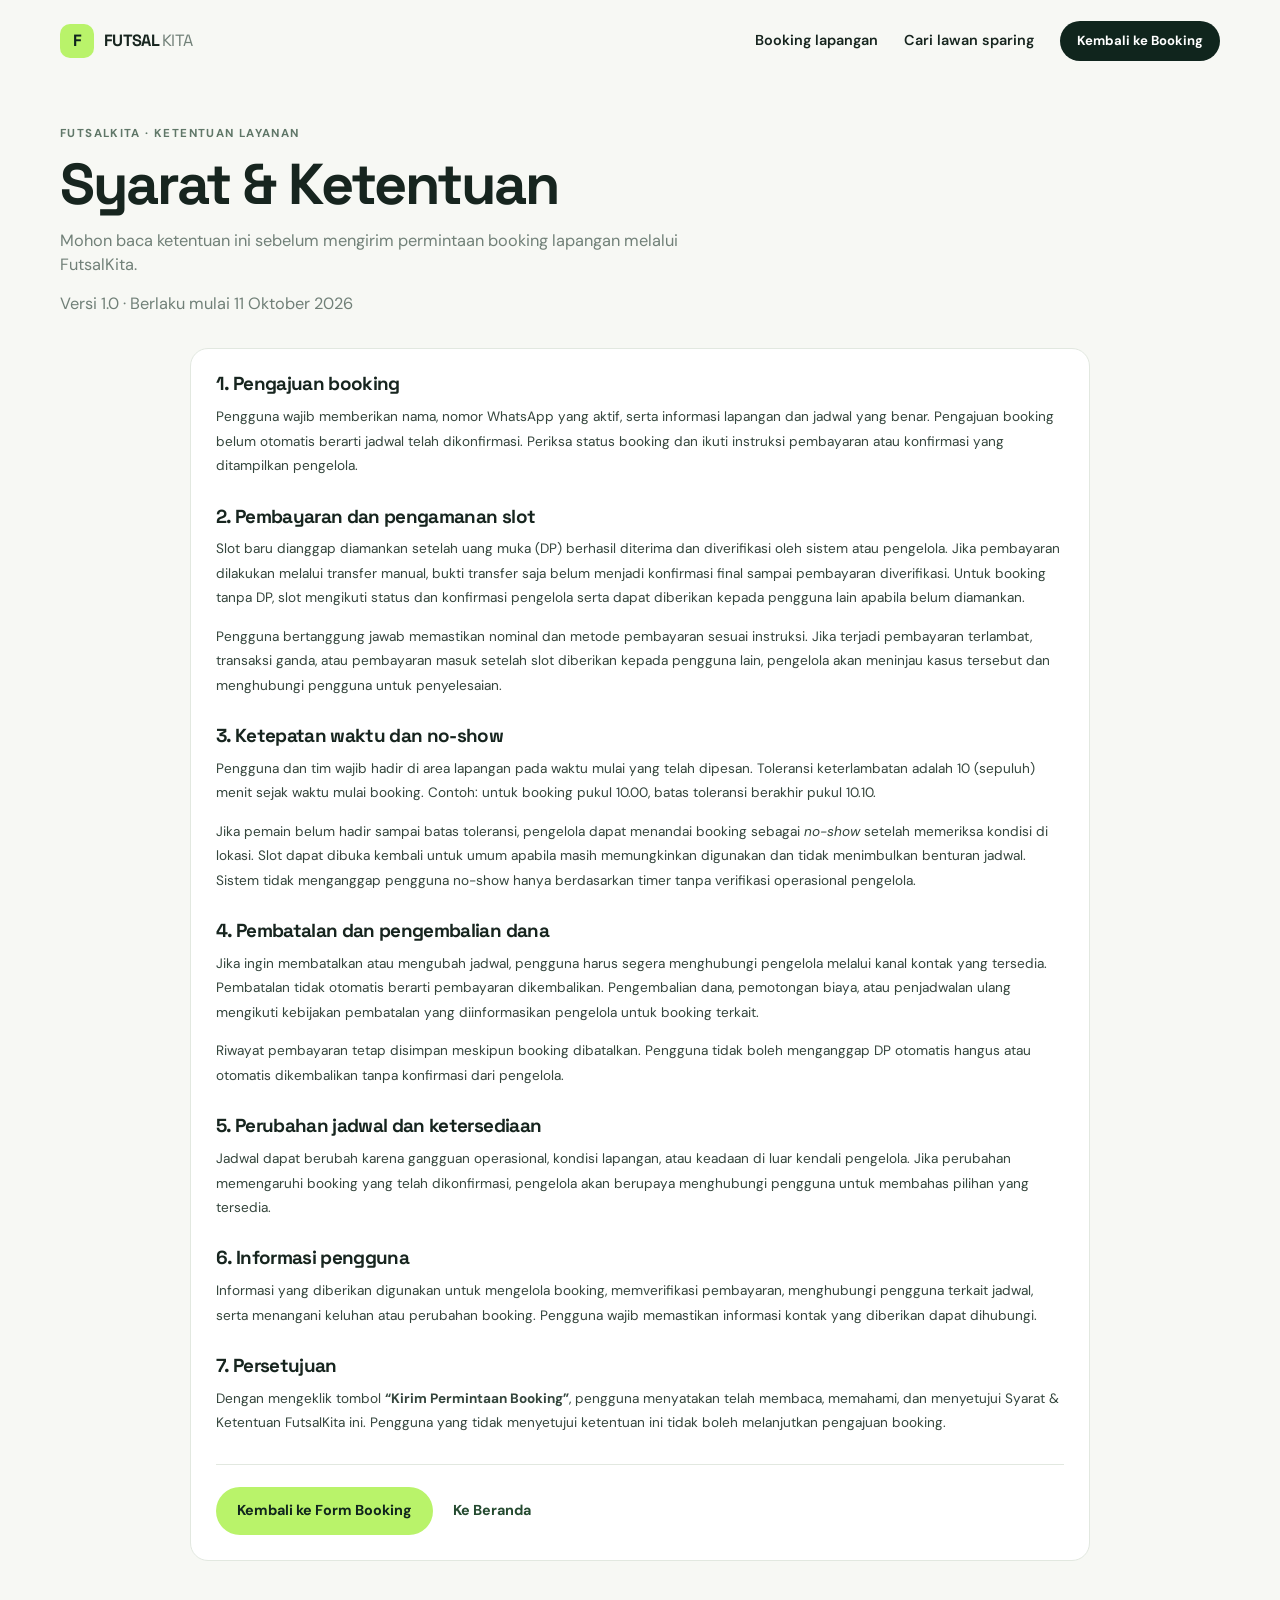
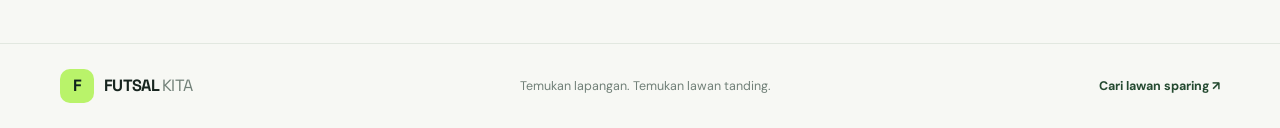
<file: terms.html>
<!doctype html>
<html lang="id">
<head>
  <meta charset="utf-8">
  <meta name="viewport" content="width=device-width, initial-scale=1">
  <meta name="theme-color" content="#10251d">
  <title>Syarat &amp; Ketentuan — FutsalKita</title>
  <link rel="stylesheet" href="./css/style.css">
</head>
<body>
  <nav class="nav container">
    <a class="brand" href="./index.html"><span class="brand-mark">F</span><span>FUTSAL<span class="brand-light">KITA</span></span></a>
    <div class="nav-links">
      <a href="./index.html#availability">Booking lapangan</a>
      <a href="./matchmaking.html">Cari lawan sparing</a>
      <a class="button button-small button-dark" href="./index.html#booking-request">Kembali ke Booking</a>
    </div>
  </nav>
  <main class="section container">
    <div class="player-dashboard-intro">
      <span class="eyebrow">FUTSALKITA · KETENTUAN LAYANAN</span>
      <h1>Syarat &amp; Ketentuan</h1>
      <p>Mohon baca ketentuan ini sebelum mengirim permintaan booking lapangan melalui FutsalKita.</p>
      <p class="muted">Versi 1.0 · Berlaku mulai 11 Oktober 2026</p>
    </div>
    <article class="panel terms-content">
      <h2>1. Pengajuan booking</h2>
      <p>Pengguna wajib memberikan nama, nomor WhatsApp yang aktif, serta informasi lapangan dan jadwal yang benar. Pengajuan booking belum otomatis berarti jadwal telah dikonfirmasi. Periksa status booking dan ikuti instruksi pembayaran atau konfirmasi yang ditampilkan pengelola.</p>

      <h2>2. Pembayaran dan pengamanan slot</h2>
      <p>Slot baru dianggap diamankan setelah uang muka (DP) berhasil diterima dan diverifikasi oleh sistem atau pengelola. Jika pembayaran dilakukan melalui transfer manual, bukti transfer saja belum menjadi konfirmasi final sampai pembayaran diverifikasi. Untuk booking tanpa DP, slot mengikuti status dan konfirmasi pengelola serta dapat diberikan kepada pengguna lain apabila belum diamankan.</p>
      <p>Pengguna bertanggung jawab memastikan nominal dan metode pembayaran sesuai instruksi. Jika terjadi pembayaran terlambat, transaksi ganda, atau pembayaran masuk setelah slot diberikan kepada pengguna lain, pengelola akan meninjau kasus tersebut dan menghubungi pengguna untuk penyelesaian.</p>

      <h2>3. Ketepatan waktu dan no-show</h2>
      <p>Pengguna dan tim wajib hadir di area lapangan pada waktu mulai yang telah dipesan. Toleransi keterlambatan adalah 10 (sepuluh) menit sejak waktu mulai booking. Contoh: untuk booking pukul 10.00, batas toleransi berakhir pukul 10.10.</p>
      <p>Jika pemain belum hadir sampai batas toleransi, pengelola dapat menandai booking sebagai <em>no-show</em> setelah memeriksa kondisi di lokasi. Slot dapat dibuka kembali untuk umum apabila masih memungkinkan digunakan dan tidak menimbulkan benturan jadwal. Sistem tidak menganggap pengguna no-show hanya berdasarkan timer tanpa verifikasi operasional pengelola.</p>

      <h2>4. Pembatalan dan pengembalian dana</h2>
      <p>Jika ingin membatalkan atau mengubah jadwal, pengguna harus segera menghubungi pengelola melalui kanal kontak yang tersedia. Pembatalan tidak otomatis berarti pembayaran dikembalikan. Pengembalian dana, pemotongan biaya, atau penjadwalan ulang mengikuti kebijakan pembatalan yang diinformasikan pengelola untuk booking terkait.</p>
      <p>Riwayat pembayaran tetap disimpan meskipun booking dibatalkan. Pengguna tidak boleh menganggap DP otomatis hangus atau otomatis dikembalikan tanpa konfirmasi dari pengelola.</p>

      <h2>5. Perubahan jadwal dan ketersediaan</h2>
      <p>Jadwal dapat berubah karena gangguan operasional, kondisi lapangan, atau keadaan di luar kendali pengelola. Jika perubahan memengaruhi booking yang telah dikonfirmasi, pengelola akan berupaya menghubungi pengguna untuk membahas pilihan yang tersedia.</p>

      <h2>6. Informasi pengguna</h2>
      <p>Informasi yang diberikan digunakan untuk mengelola booking, memverifikasi pembayaran, menghubungi pengguna terkait jadwal, serta menangani keluhan atau perubahan booking. Pengguna wajib memastikan informasi kontak yang diberikan dapat dihubungi.</p>

      <h2>7. Persetujuan</h2>
      <p>Dengan mengeklik tombol <strong>“Kirim Permintaan Booking”</strong>, pengguna menyatakan telah membaca, memahami, dan menyetujui Syarat &amp; Ketentuan FutsalKita ini. Pengguna yang tidak menyetujui ketentuan ini tidak boleh melanjutkan pengajuan booking.</p>

      <div class="terms-actions">
        <a class="button button-accent" href="./index.html#booking-request">Kembali ke Form Booking</a>
        <a class="text-link" href="./index.html">Ke Beranda</a>
      </div>
    </article>
  </main>
  <footer class="footer"><div class="container footer-inner"><a class="brand" href="./index.html"><span class="brand-mark">F</span><span>FUTSAL<span class="brand-light">KITA</span></span></a><span>Temukan lapangan. Temukan lawan tanding.</span><a href="./matchmaking.html">Cari lawan sparing ↗</a></div></footer>
</body>
</html>
</file>
<file: css/style.css>
@import url('https://fonts.googleapis.com/css2?family=DM+Sans:wght@400;500;600;700&family=Space+Grotesk:wght@400;500;600;700&display=swap');

:root {
  --ink: #17251f;
  --ink-soft: #34453c;
  --muted: #718078;
  --paper: #f7f8f4;
  --white: #ffffff;
  --line: #e2e8e0;
  --green: #b9f36a;
  --green-dark: #244a30;
  --green-deep: #10251d;
  --red: #d55b4e;
  --amber: #e4b94e;
  --radius: 18px;
  --shadow: 0 18px 50px rgba(21, 43, 30, .08);
}
* { box-sizing: border-box; }
html { scroll-behavior: smooth; }
body { margin: 0; color: var(--ink); background: var(--paper); font-family: 'DM Sans', sans-serif; line-height: 1.5; }
h1,h2,h3,p { margin-top: 0; }
h1,h2,h3,.brand { font-family: 'Space Grotesk', sans-serif; letter-spacing: -.035em; }
h1 { font-size: clamp(2.7rem, 5vw, 4.8rem); line-height: .99; margin: 18px 0 22px; }
h2 { font-size: clamp(1.8rem, 3vw, 2.6rem); line-height: 1.1; margin-bottom: 12px; }
h3 { font-size: 1.16rem; line-height: 1.2; margin-bottom: 8px; }
p { margin-bottom: 14px; }
a { color: inherit; text-decoration: none; }
button,input,select { font: inherit; }
button { cursor: pointer; }
button:disabled { opacity: .58; cursor: not-allowed; }
.container { width: min(1160px, calc(100% - 48px)); margin-inline: auto; }
.nav { min-height: 82px; display: flex; align-items: center; justify-content: space-between; gap: 24px; }
.brand { display: inline-flex; align-items: center; gap: 10px; font-size: 1.02rem; font-weight: 700; letter-spacing: -.04em; }
.brand-mark { display: grid; place-items: center; width: 34px; height: 34px; background: var(--green); color: var(--green-deep); border-radius: 10px; font-weight: 700; }
.brand-light { font-weight: 400; color: var(--muted); margin-left: 3px; }
.nav-links { display: flex; align-items: center; gap: 26px; font-size: .9rem; font-weight: 600; }
.nav-links > a:not(.button):hover,.text-link:hover { color: var(--green-dark); }
.button { display: inline-flex; align-items: center; justify-content: center; gap: 12px; min-height: 48px; padding: 0 20px; border: 1px solid transparent; border-radius: 999px; font-size: .9rem; font-weight: 700; transition: transform .15s ease, background .15s ease; }
.button:hover:not(:disabled) { transform: translateY(-1px); }
.button-accent { background: var(--green); color: var(--green-deep); }
.button-accent:hover:not(:disabled) { background: #a8e95a; }
.button-dark { background: var(--green-deep); color: white; }
.button-outline { background: transparent; border-color: #cbd6cc; color: var(--ink); }
.button-outline:hover:not(:disabled) { background: #edf2e9; }
.button-small { min-height: 40px; padding: 0 16px; font-size: .82rem; }
.button-wide { width: 100%; }
.text-link { color: var(--green-dark); font-size: .9rem; font-weight: 700; white-space: nowrap; }
.eyebrow { display: inline-flex; align-items: center; gap: 8px; font-size: .72rem; font-weight: 700; letter-spacing: .12em; color: #607768; }
.text-accent { color: #6c9c36; }
.muted { color: var(--muted); }
.pulse { width: 7px; height: 7px; border-radius: 50%; background: #7dbd3f; box-shadow: 0 0 0 4px rgba(125,189,63,.14); }
.hero { display: grid; grid-template-columns: 1.05fr .95fr; align-items: center; gap: 60px; padding-top: 55px; padding-bottom: 88px; }
.hero-copy > p { max-width: 490px; font-size: 1.05rem; line-height: 1.8; color: var(--muted); }
.hero-actions { display: flex; flex-wrap: wrap; gap: 12px; margin-top: 28px; }
.hero-stats { display: flex; gap: 36px; margin-top: 48px; }
.hero-stats div { display: flex; flex-direction: column; gap: 3px; }
.hero-stats strong { font-family: 'Space Grotesk'; font-size: 1.25rem; }
.hero-stats span { font-size: .78rem; color: var(--muted); }
.hero-art { min-height: 420px; position: relative; display: flex; align-items: center; justify-content: center; border-radius: 32px; overflow: hidden; background: #dfe9d7; background-image: radial-gradient(circle at 20% 20%, rgba(255,255,255,.7), transparent 34%), linear-gradient(135deg,#dce8d1,#b8d3a8); }
.hero-art:before,.hero-art:after { content: ''; position: absolute; border: 1px solid rgba(33,75,43,.12); border-radius: 50%; }
.hero-art:before { width: 420px; height: 420px; }
.hero-art:after { width: 540px; height: 540px; }
.court-art { position: relative; width: 68%; height: 280px; border: 2px solid rgba(27,74,42,.6); border-radius: 4px; background: rgba(109,159,81,.14); transform: rotate(-9deg); }
.court-mid { position: absolute; top: 0; bottom: 0; left: 50%; border-left: 2px solid rgba(27,74,42,.6); }
.court-circle { position: absolute; width: 95px; height: 95px; border: 2px solid rgba(27,74,42,.6); border-radius: 50%; top: 50%; left: 50%; transform: translate(-50%,-50%); }
.court-box { position: absolute; width: 23%; height: 44%; top: 28%; border: 2px solid rgba(27,74,42,.6); }
.court-box-left { left: 0; border-left: 0; }
.court-box-right { right: 0; border-right: 0; }
.court-goal { position: absolute; top: 39%; height: 22%; width: 5%; border: 2px solid rgba(27,74,42,.6); }
.court-goal-left { left: -5%; }
.court-goal-right { right: -5%; }
.art-tag { position: absolute; z-index: 2; top: 30px; left: 30px; display: flex; align-items: center; gap: 8px; padding: 10px 13px; background: rgba(255,255,255,.75); border: 1px solid rgba(255,255,255,.6); border-radius: 999px; font-size: .68rem; font-weight: 700; letter-spacing: .08em; }
.tag-dot { width: 7px; height: 7px; border-radius: 50%; background: #72ad38; }
.art-card { position: absolute; z-index: 2; bottom: 25px; left: 25px; right: 25px; display: flex; align-items: center; gap: 13px; padding: 16px; border-radius: 17px; background: white; box-shadow: var(--shadow); }
.art-card > div:nth-child(2) { display: flex; flex-direction: column; }
.art-card strong { font-size: .88rem; }
.art-card small { font-size: .75rem; color: var(--muted); }
.avatar-stack { display: flex; }
.avatar-stack span { display: grid; place-items: center; width: 34px; height: 34px; border-radius: 50%; background: #eaf3df; border: 2px solid white; margin-right: -7px; font-size: .85rem; }
.avatar-stack span:last-child { background: var(--green); }
.art-arrow { margin-left: auto; font-size: 1.2rem; }
.section { padding-top: 38px; padding-bottom: 82px; }
.section-heading { display: flex; align-items: flex-end; justify-content: space-between; gap: 24px; margin-bottom: 26px; }
.section-heading h2 { margin: 8px 0; }
.section-heading p { margin-bottom: 0; max-width: 640px; }
.date-control { display: flex; flex-direction: column; gap: 7px; min-width: 185px; font-size: .76rem; font-weight: 700; color: var(--muted); }
.date-control input { min-height: 44px; padding: 0 12px; border: 1px solid var(--line); border-radius: 10px; color: var(--ink); background: white; }
.notice { padding: 15px 18px; border: 1px solid var(--line); border-radius: 12px; color: var(--muted); background: white; font-size: .9rem; }
.notice.error { color: #a63d32; background: #fff2ef; border-color: #f0c4bc; }
.court-list { display: grid; gap: 14px; margin-top: 16px; }
.court-card { padding: 22px; border: 1px solid var(--line); border-radius: var(--radius); background: white; box-shadow: 0 5px 22px rgba(21,43,30,.025); }
.court-card-heading { display: flex; justify-content: space-between; align-items: center; gap: 20px; margin-bottom: 20px; }
.court-card-heading h3 { margin: 0 0 4px; }
.court-card-heading p { margin: 0; font-size: .83rem; color: var(--muted); }
.court-price { font-size: .88rem; white-space: nowrap; }
.time-slots { display: grid; grid-template-columns: repeat(16,minmax(0,1fr)); gap: 6px; }
.time-slot { min-height: 48px; display: grid; place-items: center; border-radius: 8px; font-size: .69rem; font-weight: 700; }
.time-slot.is-open { background: #edf8e3; color: #416e2d; border: 1px solid #d8edc9; }
.time-slot.is-booked { background: #f8e8e5; color: #a75247; border: 1px solid #f0d4cf; }
.time-slot.is-past { background: #f1f3f0; color: #a0a9a1; border: 1px solid #e2e6e1; }
.availability-legend,.booking-legend { display: flex; align-items: center; flex-wrap: wrap; gap: 18px; margin-top: 17px; font-size: .78rem; color: var(--ink-soft); }
.availability-legend span,.booking-legend span { display: inline-flex; align-items: center; gap: 7px; }
.availability-legend i,.booking-legend i { width: 9px; height: 9px; border-radius: 3px; display: inline-block; }
.legend-open { background: #b9e79b; }
.legend-past { background: #d5dad5; }
.legend-booked { background: #e7a69c; }
.legend-paid { background: #72c78e; }
.legend-partial { background: #e4b94e; }
.match-strip { background: var(--green-deep); color: white; padding: 42px 0; }
.strip-inner { display: flex; align-items: center; justify-content: space-between; gap: 24px; }
.strip-inner .eyebrow { color: #b7d7a5; }
.strip-inner h2 { margin: 10px 0; }
.strip-inner p { margin: 0; color: #b6c4b9; }
.session-grid { display: grid; grid-template-columns: repeat(3,minmax(0,1fr)); gap: 16px; margin-top: 18px; }
.session-card { min-width: 0; padding: 22px; border: 1px solid var(--line); border-radius: var(--radius); background: white; }
.status-pill { display: inline-flex; align-items: center; width: fit-content; border-radius: 999px; padding: 6px 9px; font-size: .64rem; font-weight: 700; letter-spacing: .07em; }
.status-open { color: #416b2d; background: #eef8e5; }
.status-full { color: #a64c40; background: #fff0ed; }
.session-card h3 { margin: 15px 0 8px; }
.session-card p { font-size: .84rem; margin-bottom: 10px; }
.session-card-footer { display: flex; justify-content: space-between; border-top: 1px solid var(--line); padding-top: 14px; margin-top: 16px; font-size: .76rem; color: var(--muted); }
.footer { border-top: 1px solid var(--line); padding: 25px 0; }
.footer-inner { display: flex; align-items: center; justify-content: space-between; gap: 20px; font-size: .78rem; color: var(--muted); }
.footer-inner .brand { color: var(--ink); }
.footer-inner > a:last-child { color: var(--green-dark); font-weight: 700; }
.hidden { display: none !important; }
.auth-page { min-height: 100vh; background: linear-gradient(120deg,#f7f8f4 55%,#e8f1e1 55%); }
.auth-layout { display: grid; grid-template-columns: 1fr minmax(360px,460px); gap: 80px; align-items: center; min-height: calc(100vh - 82px); padding-top: 40px; padding-bottom: 70px; }
.auth-intro > p { max-width: 480px; color: var(--muted); line-height: 1.8; }
.auth-points { display: grid; gap: 12px; margin-top: 30px; color: #44634a; font-size: .9rem; font-weight: 600; }
.auth-card { background: white; border: 1px solid rgba(210,223,207,.8); border-radius: 24px; padding: 32px; box-shadow: var(--shadow); }
.auth-tabs { display: grid; grid-template-columns: 1fr 1fr; gap: 5px; background: #f0f4ec; padding: 5px; border-radius: 12px; margin-bottom: 26px; }
.auth-tab { border: 0; background: transparent; border-radius: 8px; min-height: 40px; color: var(--muted); font-weight: 700; }
.auth-tab.active { background: white; color: var(--ink); box-shadow: 0 2px 7px rgba(0,0,0,.05); }
.auth-card h2 { font-size: 1.8rem; margin-bottom: 8px; }
.auth-card > p { font-size: .87rem; }
.form-field { display: flex; flex-direction: column; gap: 7px; font-size: .8rem; font-weight: 700; color: var(--ink-soft); }
.form-field input,.form-field select { width: 100%; min-height: 46px; padding: 10px 12px; border: 1px solid #dbe3d9; border-radius: 10px; background: #fff; color: var(--ink); outline: none; font-weight: 400; }
.form-field input:focus,.form-field select:focus { border-color: #91bd69; box-shadow: 0 0 0 3px rgba(145,189,105,.15); }
.auth-card form { display: grid; gap: 16px; margin-top: 22px; }
.form-message { font-size: .84rem; margin: 12px 0 0; color: var(--muted); }
.form-message.error { color: #ad4339; }
.form-message.success { color: #3d772d; }
.auth-small { border-top: 1px solid var(--line); padding-top: 16px; margin-top: 22px; font-size: .73rem !important; color: var(--muted); line-height: 1.6; }
.dashboard-main { padding-top: 42px; padding-bottom: 80px; }
.dashboard-heading { display: flex; align-items: flex-end; justify-content: space-between; gap: 25px; margin-bottom: 25px; }
.dashboard-heading h1 { font-size: clamp(2rem,4vw,3.4rem); margin: 9px 0; }
.dashboard-heading p { max-width: 700px; margin: 0; color: var(--muted); }
.calendar-wrap { overflow-x: auto; margin-top: 18px; border: 1px solid var(--line); border-radius: 14px; background: white; padding: 16px; }
.calendar-grid { display: grid; gap: 5px; }
.admin-calendar { min-width: max-content; }
.admin-calendar .col-header { padding: 12px 5px; font-size: .82rem; }
.time-col { display: flex; align-items: center; justify-content: flex-end; padding-right: 8px; font-size: .72rem; color: var(--muted); min-height: 60px; }
.slot { display: flex; flex-direction: column; align-items: flex-start; justify-content: center; gap: 2px; min-width: 0; min-height: 60px; padding: 7px 9px; border: 1px solid transparent; border-radius: 8px; text-align: left; overflow: hidden; }
.slot strong { max-width: 100%; overflow: hidden; text-overflow: ellipsis; white-space: nowrap; font-size: .76rem; }
.slot small { font-size: .64rem; line-height: 1.3; }
.slot-free { justify-content: center; align-items: center; background: #edf8e7; border-color: #dbeed1; color: #50733d; font-weight: 700; }
.slot-free:hover { background: #dff1d3; }
.slot-past { background: #eef0ed; border-color: #e1e5e0; color: #a1aaa2; cursor: not-allowed; }
.slot-past:hover { background: #eef0ed; transform: none; }
.slot-booked { background: #fff0ed; border-color: #f2d5cf; color: #98493e; }
.slot-booked.status-completed { background: #e9f5e8; border-color: #cfe8cb; color: #3f713b; }
.slot-booked.status-pending { background: #fff7df; border-color: #f1e4b9; color: #8b6b20; }
.slot-continuation { align-items: flex-start; justify-content: center; background: #f8e9e5; color: #b36c60; opacity: .75; }
.admin-fields { margin-top: 25px; }
.panel { background: white; border: 1px solid var(--line); border-radius: var(--radius); padding: 25px; }
.panel h2 { font-size: 1.5rem; margin-bottom: 5px; }
.panel p { font-size: .85rem; margin-bottom: 18px; }
.field-summary { display: grid; grid-template-columns: repeat(3,minmax(0,1fr)); gap: 12px; }
.field-summary-item { display: flex; flex-direction: column; gap: 4px; border: 1px solid var(--line); border-radius: 12px; padding: 14px; }
.field-summary-item strong { font-size: .9rem; }
.field-summary-item span { color: var(--muted); font-size: .76rem; }
.field-summary-item b { font-size: .82rem; margin-top: 4px; }
.modal { position: fixed; inset: 0; z-index: 20; display: flex; align-items: center; justify-content: center; padding: 20px; background: rgba(12,26,18,.58); overflow-y: auto; }
.modal-content { position: relative; width: min(100%,460px); max-height: calc(100vh - 40px); overflow-y: auto; padding: 30px; background: white; border-radius: 22px; box-shadow: 0 25px 80px rgba(0,0,0,.2); }
.modal-large { width: min(100%,650px); }
.modal-content h2 { font-size: 1.8rem; margin: 8px 0; }
.modal-close,.icon-button { display: grid; place-items: center; width: 36px; height: 36px; border: 1px solid var(--line); border-radius: 50%; background: white; font-size: 1.4rem; }
.modal-close { position: absolute; top: 18px; right: 18px; }
.form-grid { display: grid; grid-template-columns: 1fr 1fr; gap: 15px; margin: 22px 0 10px; }
.modal-actions { display: flex; justify-content: flex-end; gap: 10px; margin-top: 20px; }
.matchmaking-main { padding-top: 30px; padding-bottom: 80px; }
.match-hero { display: flex; align-items: center; justify-content: space-between; gap: 40px; padding: 55px 55px; border-radius: 28px; background: var(--green-deep); color: white; }
.match-hero h1 { font-size: clamp(2.4rem,4.4vw,4rem); }
.match-hero p { max-width: 570px; color: #c1cec3; line-height: 1.8; }
.match-hero .eyebrow { color: #c5e7a9; }
.match-hero-badge { flex: 0 0 205px; display: flex; flex-direction: column; align-items: flex-start; gap: 7px; padding: 23px; border: 1px solid rgba(255,255,255,.17); border-radius: 18px; background: rgba(255,255,255,.06); }
.match-hero-badge > span { display: grid; place-items: center; width: 54px; height: 54px; margin-bottom: 9px; border-radius: 16px; background: var(--green); color: var(--green-deep); font-size: 1.8rem; }
.match-hero-badge strong { font-size: .95rem; }
.match-hero-badge small { color: #b7c7ba; font-size: .75rem; }
.compact-section { padding-bottom: 40px; }
.session-grid-large { grid-template-columns: repeat(2,minmax(0,1fr)); }
.session-card-full { padding: 24px; }
.session-top { display: flex; justify-content: space-between; align-items: center; gap: 10px; }
.level-tag { border-radius: 999px; padding: 5px 9px; background: #f1f4ee; color: #69776d; font-size: .68rem; font-weight: 700; }
.session-card-full h3 { font-size: 1.28rem; margin: 18px 0 8px; }
.session-venue { color: var(--muted); }
.session-date { display: flex; flex-direction: column; gap: 3px; padding: 13px 0; border-top: 1px solid var(--line); border-bottom: 1px solid var(--line); font-size: .83rem; }
.session-date span { color: var(--muted); }
.capacity-wrap { margin-top: 17px; }
.capacity-label { display: flex; justify-content: space-between; gap: 10px; margin-bottom: 8px; color: var(--ink-soft); font-size: .75rem; }
.capacity-label span:last-child { font-weight: 700; }
.capacity-bar { height: 6px; border-radius: 99px; overflow: hidden; background: #edf1e9; }
.capacity-bar span { display: block; height: 100%; border-radius: inherit; background: #88bc55; }
.session-notes { min-height: 36px; margin: 14px 0; color: var(--muted); font-size: .82rem; }
.session-actions { display: flex; align-items: center; gap: 12px; }
.host-label { font-size: .75rem; color: var(--green-dark); font-weight: 700; }
.empty-state { grid-column: 1/-1; padding: 40px 24px; text-align: center; background: white; border: 1px dashed #cbd8c8; border-radius: var(--radius); }
.empty-state h3 { margin-bottom: 8px; }
.empty-state p { color: var(--muted); font-size: .9rem; }
.create-panel { margin: 25px 0; }
.panel-heading { display: flex; justify-content: space-between; align-items: flex-start; gap: 20px; }
.panel-heading h2 { margin-top: 8px; }
.create-panel .form-grid { margin-top: 20px; }
.create-panel form > .button { margin-top: 10px; }
@media (max-width: 900px) {
  .hero { gap: 28px; }
  .hero-art { min-height: 360px; }
  .time-slots { grid-template-columns: repeat(8,minmax(0,1fr)); }
  .auth-layout { gap: 35px; }
  .match-hero { padding: 40px; }
  .match-hero-badge { flex-basis: 175px; }
}
@media (max-width: 680px) {
  .container { width: min(100% - 30px, 1160px); }
  .nav { min-height: 70px; gap: 10px; }
  .nav-links { gap: 12px; }
  .nav-links > a:not(.button) { display: none; }
  .nav-links .button { min-height: 38px; padding: 0 12px; font-size: .75rem; }
  .hero { grid-template-columns: 1fr; padding-top: 34px; padding-bottom: 55px; }
  h1 { font-size: clamp(2.55rem,12vw,3.8rem); }
  .hero-copy > p { font-size: .96rem; }
  .hero-stats { margin-top: 32px; gap: 27px; }
  .hero-art { min-height: 330px; }
  .court-art { height: 210px; }
  .court-circle { width: 70px; height: 70px; }
  .section { padding-top: 25px; padding-bottom: 55px; }
  .section-heading,.dashboard-heading { align-items: flex-start; flex-direction: column; }
  .section-heading { gap: 16px; }
  .date-control { width: 100%; }
  .date-control input { width: 100%; }
  .time-slots { grid-template-columns: repeat(4,minmax(0,1fr)); }
  .time-slot { min-height: 39px; }
  .court-card { padding: 16px; }
  .availability-legend { gap: 10px 15px; }
  .availability-legend .muted { flex-basis: 100%; }
  .strip-inner { align-items: flex-start; flex-direction: column; }
  .session-grid,.session-grid-large { grid-template-columns: 1fr; }
  .footer-inner { align-items: flex-start; flex-direction: column; gap: 13px; }
  .auth-page { background: var(--paper); }
  .auth-layout { grid-template-columns: 1fr; gap: 30px; min-height: 0; padding-top: 25px; }
  .auth-intro h1 { font-size: 2.8rem; }
  .auth-intro > p { font-size: .9rem; }
  .auth-points { gap: 7px; margin-top: 18px; font-size: .82rem; }
  .auth-card { padding: 23px; }
  .dashboard-main { padding-top: 28px; }
  .booking-legend { gap: 10px; }
  .field-summary { grid-template-columns: 1fr; }
  .calendar-wrap { margin-inline: -5px; padding: 10px; }
  .match-hero { align-items: flex-start; flex-direction: column; padding: 30px 24px; gap: 24px; }
  .match-hero h1 { font-size: 2.65rem; }
  .match-hero-badge { flex-basis: auto; width: 100%; }
  .form-grid { grid-template-columns: 1fr; }
  .modal-content { padding: 25px 20px; }
  .modal-close { top: 12px; right: 12px; }
  .session-actions { align-items: stretch; flex-direction: column; }
  .host-label { text-align: center; }
}

.request-panel { margin-top: 26px; }
.request-panel .panel-heading { margin-bottom: 12px; }
.request-panel .form-grid { margin-top: 18px; }
.form-field-full { grid-column: 1 / -1; }
@media (max-width: 680px) { .form-field-full { grid-column: auto; } }

/* Google OAuth sign-in */
.auth-divider { display: flex; align-items: center; gap: 12px; margin: 20px 0 14px; color: var(--muted); font-size: .78rem; }
.auth-divider::before, .auth-divider::after { content: ""; flex: 1; height: 1px; background: var(--line); }
.google-button { display: flex; align-items: center; justify-content: center; gap: 11px; }
.google-button svg { flex: 0 0 20px; }


/* Email verification landing page */
.verify-layout { display: grid; place-items: center; min-height: calc(100vh - 82px); padding-top: 36px; padding-bottom: 70px; }
.verify-card { width: min(100%, 510px); padding: 42px; text-align: center; background: white; border: 1px solid rgba(210,223,207,.8); border-radius: 26px; box-shadow: var(--shadow); }
.verify-icon { width: 76px; height: 76px; margin: 0 auto 22px; }
.verify-icon svg { display: block; width: 100%; height: 100%; }
.verify-card .eyebrow { justify-content: center; }
.verify-card h1 { margin: 13px 0 15px; font-size: clamp(2rem, 5vw, 2.7rem); line-height: 1.08; }
.verify-card > p:not(.verify-footnote) { margin: 0 auto 25px; max-width: 390px; color: var(--muted); line-height: 1.75; font-size: .95rem; }
.verify-home-link { display: inline-block; margin-top: 18px; color: var(--green-dark); font-size: .88rem; font-weight: 700; }
.verify-footnote { margin: 27px 0 0; padding-top: 18px; border-top: 1px solid var(--line); color: var(--muted); font-size: .75rem; line-height: 1.6; }
@media (max-width: 680px) { .verify-layout { min-height: calc(100vh - 70px); padding-top: 24px; padding-bottom: 40px; } .verify-card { padding: 30px 23px; } }


/* Signed-in navbar greeting */
.nav-greeting { color: var(--green-dark); font-size: .82rem; font-weight: 750; white-space: nowrap; }
@media (max-width: 680px) { .nav-greeting { font-size: .72rem; } }


/* Booking submission confirmation modal */
.booking-success-modal { text-align: center; }
.booking-success-modal .eyebrow { justify-content: center; }
.booking-success-modal h2 { padding: 0 12px; }
.booking-success-modal > p { line-height: 1.7; }
.booking-success-icon { display: grid; place-items: center; width: 62px; height: 62px; margin: 0 auto 18px; border-radius: 50%; background: #edf8e3; color: #477a32; font-size: 2rem; font-weight: 800; }
.booking-success-note { padding: 13px 15px; border-radius: 12px; background: #f5f8f1; color: var(--ink-soft); font-size: .85rem; }
body.modal-open { overflow: hidden; }


/* Player landing page after login */
.player-dashboard-intro { max-width: 760px; margin-bottom: 32px; }
.player-dashboard-intro h1 { font-size: clamp(2.2rem, 4.5vw, 3.8rem); margin: 12px 0 16px; }
.player-dashboard-intro p { max-width: 650px; color: var(--muted); font-size: 1.02rem; }
.player-choice-grid { display: grid; grid-template-columns: repeat(2, minmax(0, 1fr)); gap: 22px; }
.player-choice-card { display: flex; flex-direction: column; align-items: flex-start; min-height: 290px; padding: 30px; border: 1px solid var(--line); border-radius: 24px; background: white; box-shadow: var(--shadow); transition: transform .18s ease, border-color .18s ease, box-shadow .18s ease; }
.player-choice-card:hover { transform: translateY(-3px); border-color: #b8d2a8; box-shadow: 0 22px 55px rgba(21,43,30,.12); }
.player-choice-icon { display: grid; place-items: center; width: 58px; height: 58px; margin-bottom: 26px; border-radius: 17px; background: #edf8e3; color: var(--green-dark); font-size: 1.75rem; }
.player-choice-card h2 { font-size: clamp(1.45rem, 2.5vw, 2rem); margin-bottom: 12px; }
.player-choice-card p { color: var(--muted); line-height: 1.75; }
.player-choice-link { display: inline-flex; align-items: center; gap: 8px; margin-top: auto; padding-top: 18px; color: var(--green-dark); font-weight: 700; }
@media (max-width: 700px) { .player-choice-grid { grid-template-columns: 1fr; } .player-choice-card { min-height: 250px; padding: 24px; } }


/* Optional matchmaking publication inside the booking form */
.sparing-toggle {
  display: flex;
  flex-direction: row;
  align-items: flex-start;
  gap: 12px;
  padding: 15px 16px;
  border: 1px solid #dbe7d4;
  border-radius: 12px;
  background: #f6faF2;
  cursor: pointer;
}
.sparing-toggle > input {
  flex: 0 0 auto;
  width: 18px;
  height: 18px;
  min-height: 18px;
  margin: 3px 0 0;
  accent-color: #477a32;
}
.sparing-toggle > span {
  display: flex;
  flex-direction: column;
  gap: 4px;
}
.sparing-toggle strong {
  font-size: .88rem;
  color: var(--ink);
}
.sparing-toggle small {
  font-size: .78rem;
  line-height: 1.55;
  color: var(--muted);
  font-weight: 400;
}


/* Booking terms consent statement (no checkbox required) */
.booking-terms-consent {
  margin: 16px 0 10px;
  max-width: 760px;
  color: var(--muted);
  font-size: .82rem;
  line-height: 1.7;
}
.booking-terms-consent a {
  color: var(--green-dark);
  font-weight: 750;
  text-decoration: underline;
  text-underline-offset: 3px;
}


/* Terms and conditions page */
.terms-content { max-width: 900px; margin-inline: auto; }
.terms-content h2 { margin: 28px 0 10px; font-size: 1.18rem; }
.terms-content h2:first-child { margin-top: 0; }
.terms-content p { margin: 0 0 14px; color: var(--ink-soft); line-height: 1.8; }
.terms-actions { display: flex; align-items: center; gap: 20px; flex-wrap: wrap; margin-top: 28px; padding-top: 22px; border-top: 1px solid var(--line); }


/* Matchmaking team notifications */
.match-notification { padding: 14px 16px; border: 1px solid var(--line); border-radius: 12px; margin: 10px 0; background: white; }
.match-notification p { margin: 0 0 6px; color: var(--ink-soft); line-height: 1.6; }
.match-notification small { color: var(--muted); }
.match-notification.is-unread { border-color: #b8d2a8; background: #f6faf2; }


/* Shared navbar matchmaking notification bell */
.nav-notification-link {
  position: relative;
  display: inline-flex !important;
  align-items: center;
  gap: 7px;
  color: var(--ink);
  text-decoration: none;
  white-space: nowrap;
}
.nav-notification-link > span:first-child { font-size: 1.15rem; line-height: 1; }
.nav-notification-label { font-size: .82rem; }
.nav-notification-badge {
  display: inline-grid;
  place-items: center;
  min-width: 19px;
  height: 19px;
  padding: 0 5px;
  border-radius: 999px;
  background: #b2451b;
  color: #fff;
  font-size: .68rem;
  font-weight: 800;
  line-height: 1;
}
.nav-notification-badge.hidden { display: none !important; }
@media (max-width: 700px) {
  .nav-links .nav-notification-link { display: inline-flex !important; gap: 4px; font-size: .8rem; }
  .nav-notification-label { display: none; }
}

.nav-notification-link.hidden { display: none !important; }

.slot-booked.status-no_show { background: #fce8e6; border-color: #e7b6b1; color: #8f2d25; }
</file>
